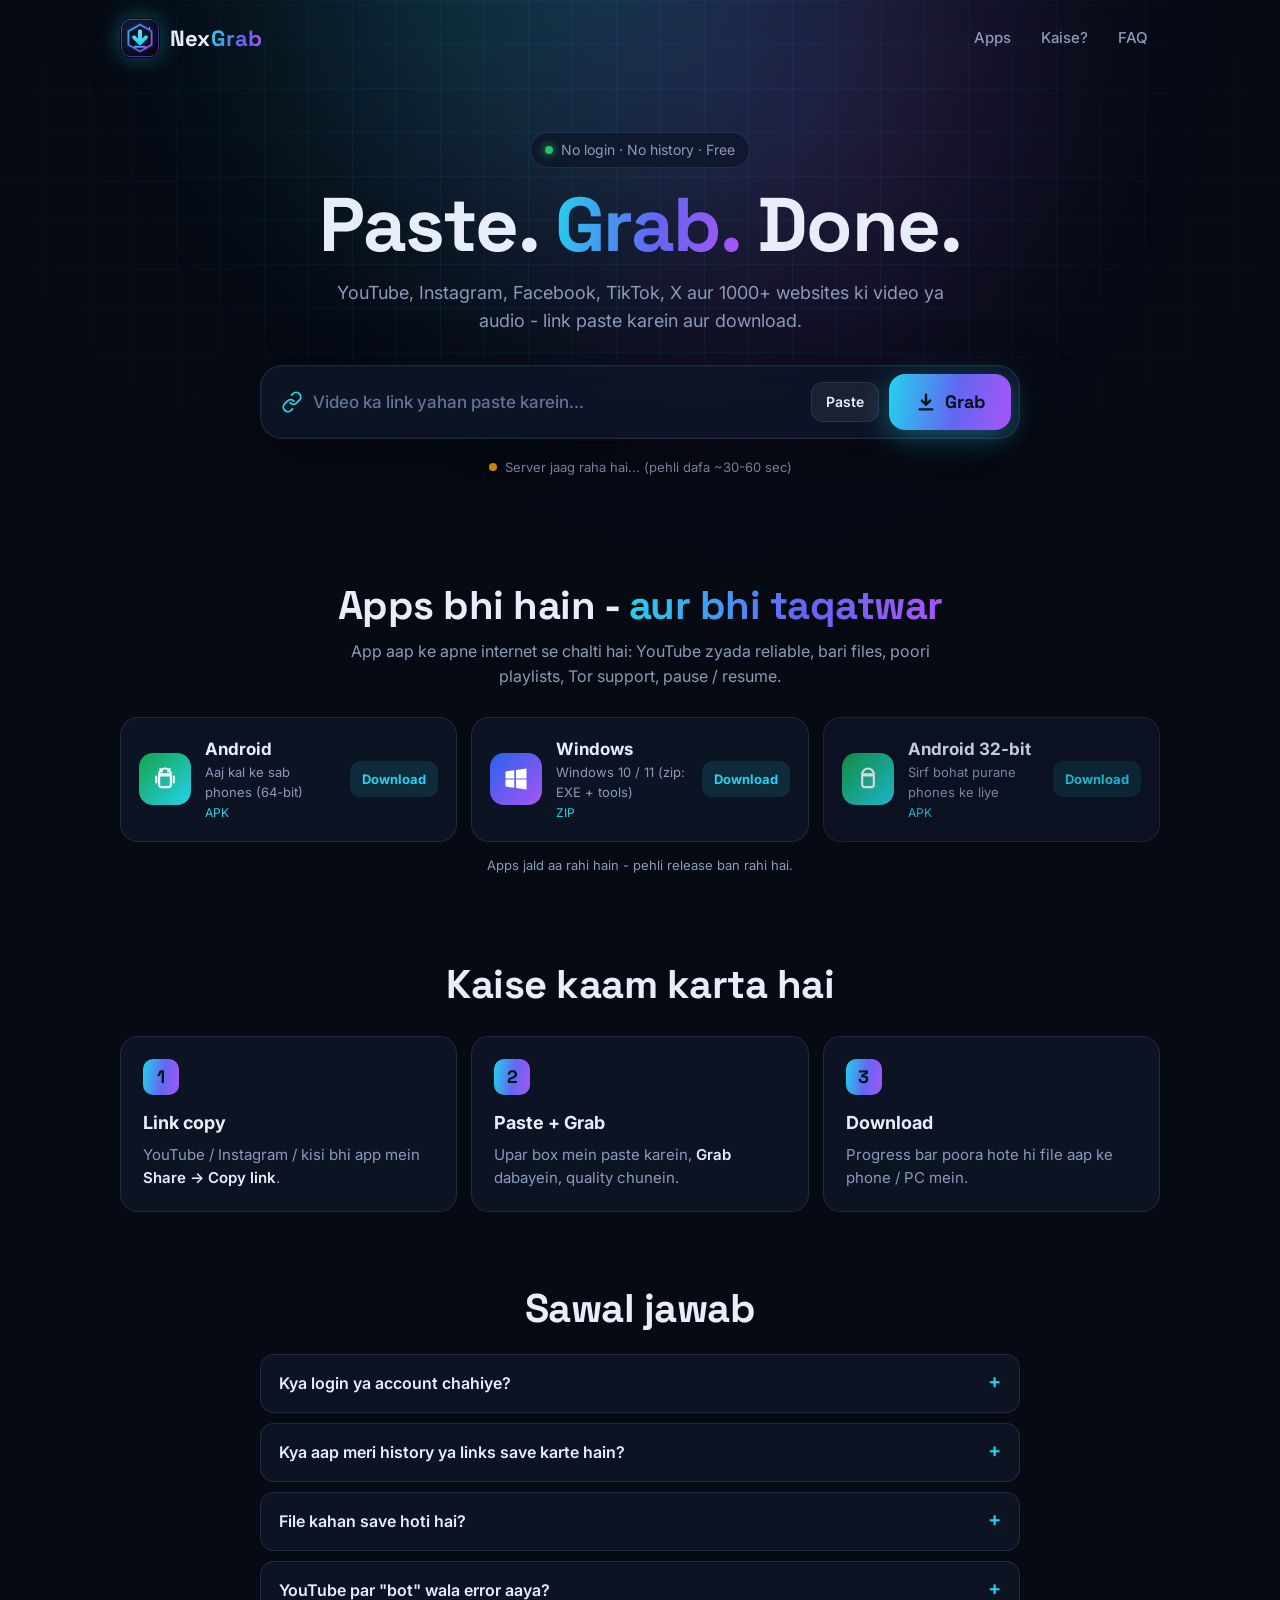
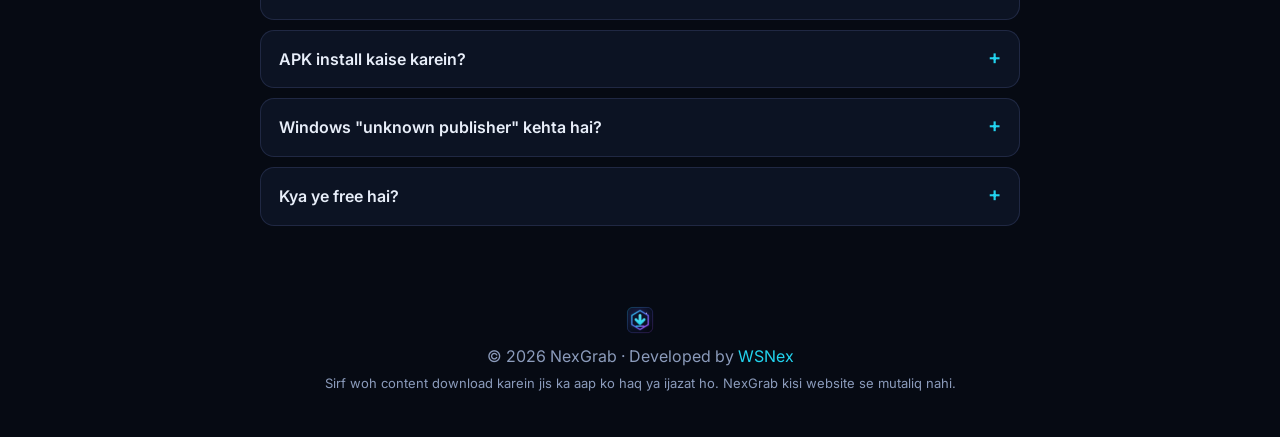
<file: index.html>
<!doctype html>
<html lang="en">
<head>
  <meta charset="utf-8">
  <meta name="viewport" content="width=device-width, initial-scale=1, viewport-fit=cover">
  <title>NexGrab - Paste link, download video</title>
  <meta name="description" content="NexGrab: free video & audio downloader. YouTube, Instagram, Facebook, TikTok, X and 1000+ sites. No login, no history - just paste and download. Android and Windows apps too.">
  <meta name="theme-color" content="#060a13">
  <meta property="og:title" content="NexGrab - Paste. Grab. Done.">
  <meta property="og:description" content="Free video & audio downloader for 1000+ sites. No login, no history.">
  <meta property="og:image" content="assets/logo-512.png">
  <link rel="icon" type="image/png" href="assets/favicon.png">
  <link rel="apple-touch-icon" href="assets/apple-touch-icon.png">
  <link rel="manifest" href="manifest.webmanifest">
  <link rel="preconnect" href="https://fonts.googleapis.com">
  <link rel="preconnect" href="https://fonts.gstatic.com" crossorigin>
  <link href="https://fonts.googleapis.com/css2?family=Space+Grotesk:wght@500;700&family=Inter:wght@400;500;600;700&display=swap" rel="stylesheet">
  <link rel="stylesheet" href="style.css">
</head>
<body>
  <div class="bg-grid" aria-hidden="true"></div>
  <div class="bg-glow" aria-hidden="true"></div>

  <header class="top">
    <a class="brand" href="./" aria-label="NexGrab home">
      <img src="assets/logo.png" alt="" width="40" height="40">
      <span>Nex<b>Grab</b></span>
    </a>
    <nav>
      <a href="#apps">Apps</a>
      <a href="#how">Kaise?</a>
      <a href="#faq">FAQ</a>
    </nav>
  </header>

  <main>
    <!-- ======================= HERO / DOWNLOADER ======================= -->
    <section class="hero" id="grab">
      <p class="eyebrow"><span class="dot"></span> No login · No history · Free</p>
      <h1>Paste. <span class="grad">Grab.</span> Done.</h1>
      <p class="sub">YouTube, Instagram, Facebook, TikTok, X aur 1000+ websites ki video ya audio - link paste karein aur download.</p>

      <form class="paste" id="pasteForm" autocomplete="off" novalidate>
        <div class="field">
          <svg class="ico" viewBox="0 0 24 24" aria-hidden="true"><path d="M10 13a5 5 0 0 0 7.07 0l3-3a5 5 0 0 0-7.07-7.07l-1.5 1.5M14 11a5 5 0 0 0-7.07 0l-3 3a5 5 0 0 0 7.07 7.07l1.5-1.5"/></svg>
          <input id="url" type="text" inputmode="url" autocapitalize="off" autocorrect="off" spellcheck="false" placeholder="Video ka link yahan paste karein..." aria-label="Video link">
          <button type="button" class="ghost" id="pasteBtn" title="Clipboard se paste">Paste</button>
          <button type="button" class="ghost clear" id="clearBtn" title="Saaf karein" hidden>✕</button>
        </div>
        <button type="submit" class="cta" id="grabBtn">
          <svg viewBox="0 0 24 24" aria-hidden="true"><path d="M12 4v11m0 0-4.5-4.5M12 15l4.5-4.5M5 20h14"/></svg>
          <span>Grab</span>
        </button>
      </form>
      <div class="status-row">
        <span class="pill" id="serverPill"><i></i><span>Server check ho raha hai...</span></span>
      </div>

      <!-- message -->
      <div class="msg" id="msg" hidden></div>

      <!-- result -->
      <article class="card result" id="result" hidden>
        <div class="thumb" id="thumb"><span class="site" id="site"></span><span class="dur" id="dur"></span></div>
        <div class="meta">
          <h2 id="title"></h2>
          <p id="uploader"></p>
          <div class="opts" id="opts"></div>
        </div>
      </article>

      <!-- progress -->
      <article class="card prog" id="prog" hidden>
        <div class="prog-head">
          <strong id="stage">Shuru ho raha hai</strong>
          <span class="pct" id="pct">0%</span>
        </div>
        <div class="bar"><div id="bar"></div></div>
        <div class="prog-foot">
          <span id="pinfo">&nbsp;</span>
          <button class="ghost small" id="cancelBtn" type="button">Cancel</button>
        </div>
      </article>

      <!-- done -->
      <article class="card done" id="done" hidden>
        <div class="check">✓</div>
        <div>
          <strong>Download shuru ho gaya</strong>
          <p id="doneName"></p>
          <p class="muted small">File server se foran delete ho gayi - hum kuch save nahi karte.</p>
        </div>
        <button class="ghost" id="againBtn" type="button">Naya link</button>
      </article>
    </section>

    <!-- ======================= APPS ======================= -->
    <section class="apps" id="apps">
      <h2 class="sec">Apps bhi hain - <span class="grad">aur bhi taqatwar</span></h2>
      <p class="sec-sub">App aap ke apne internet se chalti hai: YouTube zyada reliable, bari files, poori playlists, Tor support, pause / resume.</p>
      <div class="app-grid">
        <a class="app" id="dlAndroid" href="#" rel="noopener">
          <div class="app-ico android"><svg viewBox="0 0 24 24"><path d="M7 9h10v8a2 2 0 0 1-2 2H9a2 2 0 0 1-2-2zM7 8a5 5 0 0 1 10 0zM9.5 5.5 8 3.5M14.5 5.5 16 3.5M4.5 10v5M19.5 10v5"/></svg></div>
          <div class="app-txt">
            <strong>Android</strong>
            <span>Aaj kal ke sab phones (64-bit)</span>
            <em class="ver" data-asset="NexGrab.apk">APK</em>
          </div>
          <span class="go">Download</span>
        </a>
        <a class="app" id="dlWindows" href="#" rel="noopener">
          <div class="app-ico win"><svg viewBox="0 0 24 24"><path d="M3 5.5 10.5 4.5v7H3zM12 4.3 21 3v8.5h-9zM3 12.5h7.5v7L3 18.5zM12 12.5h9V21l-9-1.3z"/></svg></div>
          <div class="app-txt">
            <strong>Windows</strong>
            <span>Windows 10 / 11 (zip: EXE + tools)</span>
            <em class="ver" data-asset="NexGrab_Windows.zip">ZIP</em>
          </div>
          <span class="go">Download</span>
        </a>
        <a class="app slim" id="dlAndroid32" href="#" rel="noopener">
          <div class="app-ico android"><svg viewBox="0 0 24 24"><path d="M7 9h10v8a2 2 0 0 1-2 2H9a2 2 0 0 1-2-2zM7 8a5 5 0 0 1 10 0z"/></svg></div>
          <div class="app-txt">
            <strong>Android 32-bit</strong>
            <span>Sirf bohat purane phones ke liye</span>
            <em class="ver" data-asset="NexGrab_32bit.apk">APK</em>
          </div>
          <span class="go">Download</span>
        </a>
      </div>
      <p class="muted small center" id="relInfo">&nbsp;</p>

    </section>

    <!-- ======================= HOW ======================= -->
    <section class="how" id="how">
      <h2 class="sec">Kaise kaam karta hai</h2>
      <ol class="steps">
        <li><b>1</b><h3>Link copy</h3><p>YouTube / Instagram / kisi bhi app mein <em>Share → Copy link</em>.</p></li>
        <li><b>2</b><h3>Paste + Grab</h3><p>Upar box mein paste karein, <em>Grab</em> dabayein, quality chunein.</p></li>
        <li><b>3</b><h3>Download</h3><p>Progress bar poora hote hi file aap ke phone / PC mein.</p></li>
      </ol>
    </section>

    <!-- ======================= FAQ ======================= -->
    <section class="faq" id="faq">
      <h2 class="sec">Sawal jawab</h2>
      <details><summary>Kya login ya account chahiye?</summary><p>Nahi. Koi login nahi, koi account nahi, koi cookie banner nahi.</p></details>
      <details><summary>Kya aap meri history ya links save karte hain?</summary><p>Nahi. Server koi database nahi rakhta aur links log nahi karta. File aap ke download karte hi server se delete ho jati hai; jo file koi na le woh 15 minute mein khud delete ho jati hai.</p></details>
      <details><summary>File kahan save hoti hai?</summary><p>Browser ke normal Downloads folder mein. Phone par: File Manager → Download.</p></details>
      <details><summary>YouTube par "bot" wala error aaya?</summary><p>YouTube kabhi kabhi servers ko rok deta hai. Thori der baad try karein - ya NexGrab Android / Windows app use karein, woh aap ke apne internet se chalti hai aur aisa kam hota hai.</p></details>
      <details><summary>APK install kaise karein?</summary><p>APK download karein → kholein → "Install unknown apps" ki ijazat dein (sirf browser ke liye) → Install. Purani RSK Downloader app ke upar bhi update ho jati hai.</p></details>
      <details><summary>Windows "unknown publisher" kehta hai?</summary><p>App signed nahi hai is liye. <em>More info → Run anyway</em> dabayein. Zip extract karke <em>NexGrab.exe</em> chalayein (tools folder saath rakhein).</p></details>
      <details><summary>Kya ye free hai?</summary><p>Haan, poori tarah free.</p></details>
    </section>
  </main>

  <footer>
    <img src="assets/logo.png" alt="" width="28" height="28">
    <p>© <span id="yr"></span> NexGrab · Developed by <a href="https://wsnex.github.io/" title="WSNex — Software House in Gujranwala">WSNex</a></p>
    <p class="muted small">Sirf woh content download karein jis ka aap ko haq ya ijazat ho. NexGrab kisi website se mutaliq nahi.</p>
  </footer>

  <script src="config.js"></script>
  <script src="app.js"></script>
</body>
</html>
</file>
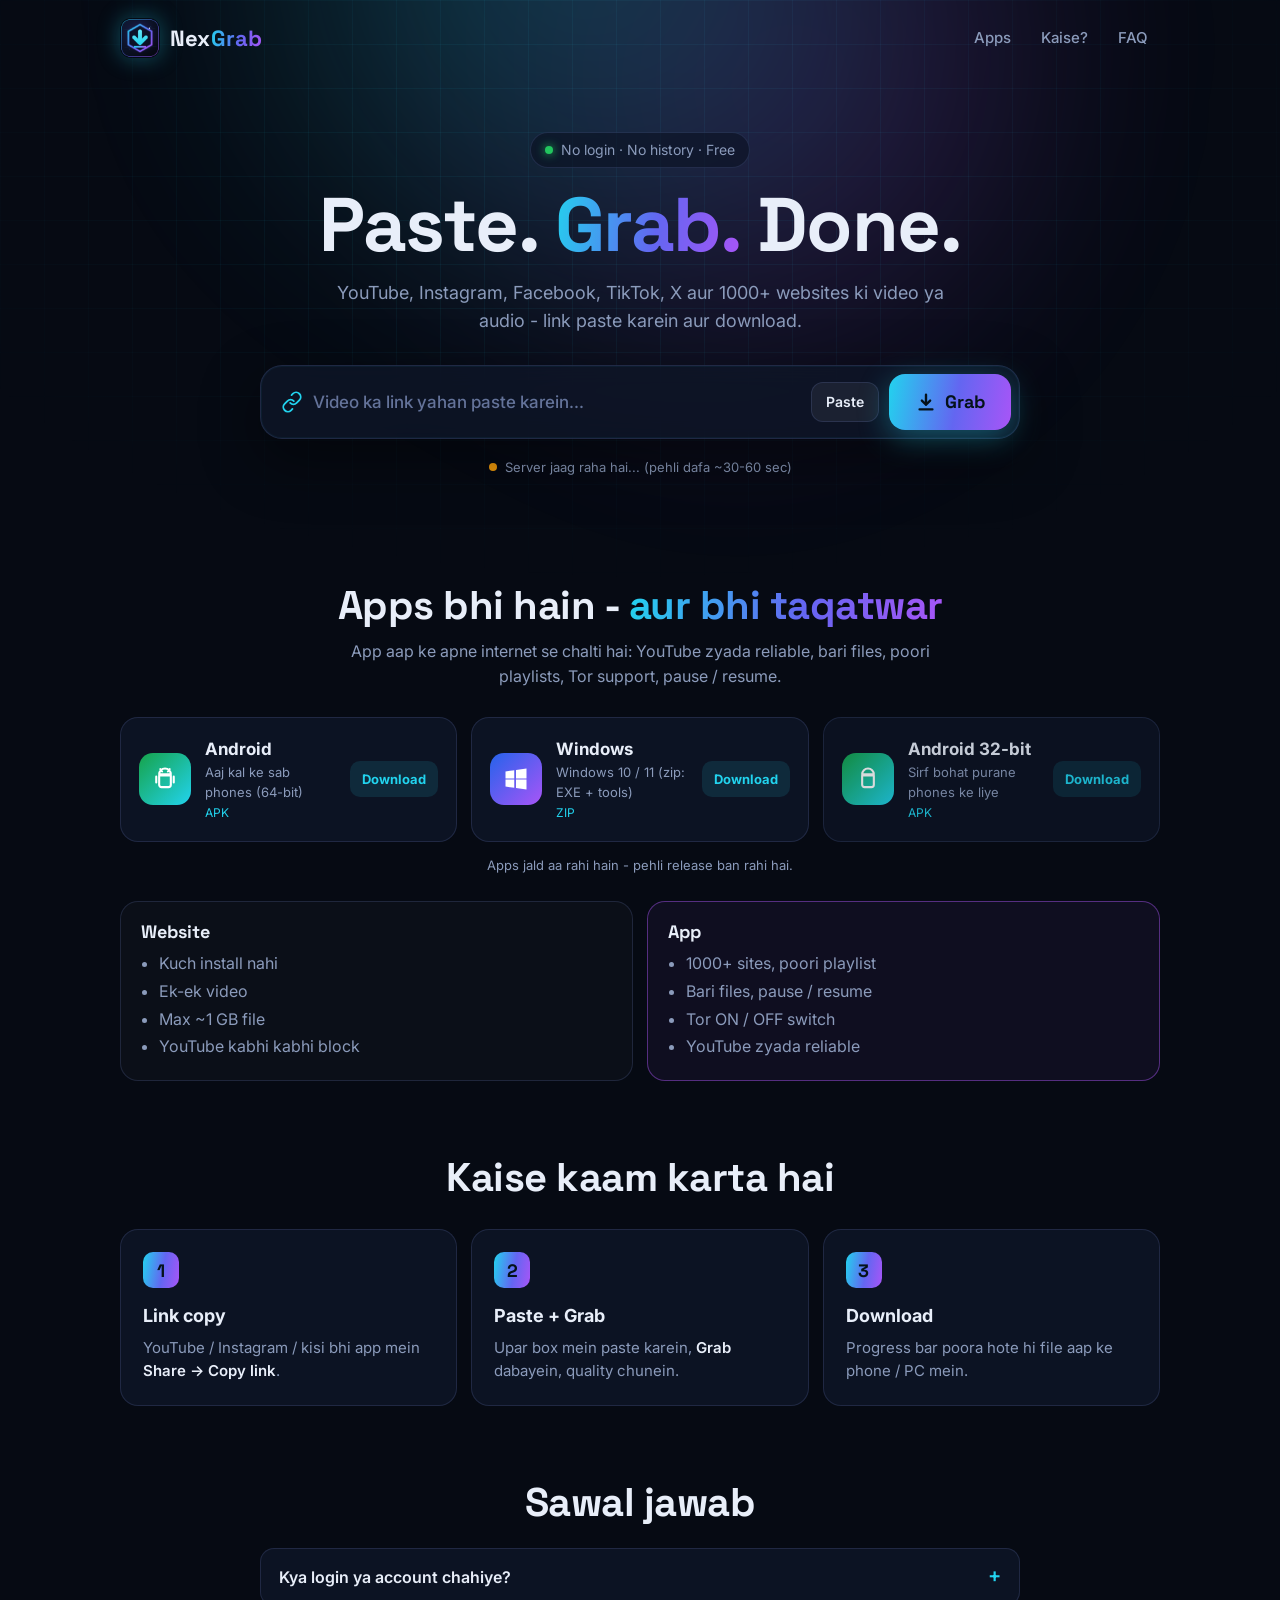
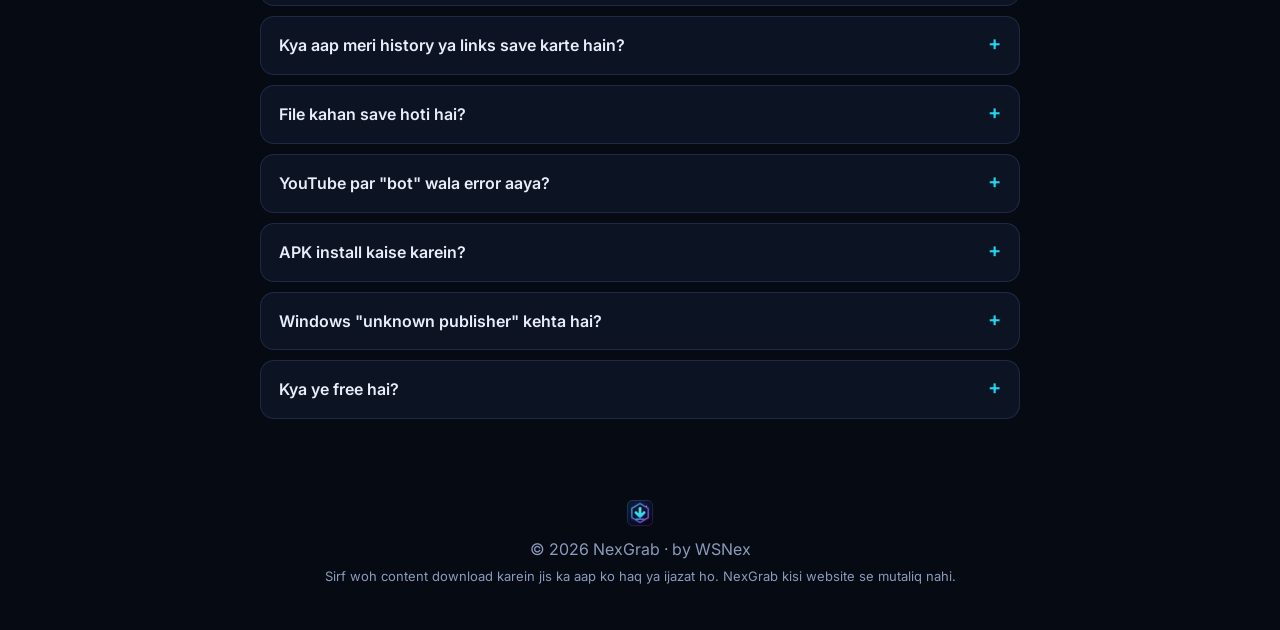
<file: web/index.html>
<!doctype html>
<html lang="en">
<head>
  <meta charset="utf-8">
  <meta name="viewport" content="width=device-width, initial-scale=1, viewport-fit=cover">
  <title>NexGrab - Paste link, download video</title>
  <meta name="description" content="NexGrab: free video & audio downloader. YouTube, Instagram, Facebook, TikTok, X and 1000+ sites. No login, no history - just paste and download. Android and Windows apps too.">
  <meta name="theme-color" content="#060a13">
  <meta property="og:title" content="NexGrab - Paste. Grab. Done.">
  <meta property="og:description" content="Free video & audio downloader for 1000+ sites. No login, no history.">
  <meta property="og:image" content="assets/logo-512.png">
  <link rel="icon" type="image/png" href="assets/favicon.png">
  <link rel="apple-touch-icon" href="assets/apple-touch-icon.png">
  <link rel="manifest" href="manifest.webmanifest">
  <link rel="preconnect" href="https://fonts.googleapis.com">
  <link rel="preconnect" href="https://fonts.gstatic.com" crossorigin>
  <link href="https://fonts.googleapis.com/css2?family=Space+Grotesk:wght@500;700&family=Inter:wght@400;500;600;700&display=swap" rel="stylesheet">
  <link rel="stylesheet" href="style.css">
</head>
<body>
  <div class="bg-grid" aria-hidden="true"></div>
  <div class="bg-glow" aria-hidden="true"></div>

  <header class="top">
    <a class="brand" href="./" aria-label="NexGrab home">
      <img src="assets/logo.png" alt="" width="40" height="40">
      <span>Nex<b>Grab</b></span>
    </a>
    <nav>
      <a href="#apps">Apps</a>
      <a href="#how">Kaise?</a>
      <a href="#faq">FAQ</a>
    </nav>
  </header>

  <main>
    <!-- ======================= HERO / DOWNLOADER ======================= -->
    <section class="hero" id="grab">
      <p class="eyebrow"><span class="dot"></span> No login · No history · Free</p>
      <h1>Paste. <span class="grad">Grab.</span> Done.</h1>
      <p class="sub">YouTube, Instagram, Facebook, TikTok, X aur 1000+ websites ki video ya audio - link paste karein aur download.</p>

      <form class="paste" id="pasteForm" autocomplete="off" novalidate>
        <div class="field">
          <svg class="ico" viewBox="0 0 24 24" aria-hidden="true"><path d="M10 13a5 5 0 0 0 7.07 0l3-3a5 5 0 0 0-7.07-7.07l-1.5 1.5M14 11a5 5 0 0 0-7.07 0l-3 3a5 5 0 0 0 7.07 7.07l1.5-1.5"/></svg>
          <input id="url" type="text" inputmode="url" autocapitalize="off" autocorrect="off" spellcheck="false" placeholder="Video ka link yahan paste karein..." aria-label="Video link">
          <button type="button" class="ghost" id="pasteBtn" title="Clipboard se paste">Paste</button>
          <button type="button" class="ghost clear" id="clearBtn" title="Saaf karein" hidden>✕</button>
        </div>
        <button type="submit" class="cta" id="grabBtn">
          <svg viewBox="0 0 24 24" aria-hidden="true"><path d="M12 4v11m0 0-4.5-4.5M12 15l4.5-4.5M5 20h14"/></svg>
          <span>Grab</span>
        </button>
      </form>
      <div class="status-row">
        <span class="pill" id="serverPill"><i></i><span>Server check ho raha hai...</span></span>
      </div>

      <!-- message -->
      <div class="msg" id="msg" hidden></div>

      <!-- result -->
      <article class="card result" id="result" hidden>
        <div class="thumb" id="thumb"><span class="site" id="site"></span><span class="dur" id="dur"></span></div>
        <div class="meta">
          <h2 id="title"></h2>
          <p id="uploader"></p>
          <div class="opts" id="opts"></div>
        </div>
      </article>

      <!-- progress -->
      <article class="card prog" id="prog" hidden>
        <div class="prog-head">
          <strong id="stage">Shuru ho raha hai</strong>
          <span class="pct" id="pct">0%</span>
        </div>
        <div class="bar"><div id="bar"></div></div>
        <div class="prog-foot">
          <span id="pinfo">&nbsp;</span>
          <button class="ghost small" id="cancelBtn" type="button">Cancel</button>
        </div>
      </article>

      <!-- done -->
      <article class="card done" id="done" hidden>
        <div class="check">✓</div>
        <div>
          <strong>Download shuru ho gaya</strong>
          <p id="doneName"></p>
          <p class="muted small">File server se foran delete ho gayi - hum kuch save nahi karte.</p>
        </div>
        <button class="ghost" id="againBtn" type="button">Naya link</button>
      </article>
    </section>

    <!-- ======================= APPS ======================= -->
    <section class="apps" id="apps">
      <h2 class="sec">Apps bhi hain - <span class="grad">aur bhi taqatwar</span></h2>
      <p class="sec-sub">App aap ke apne internet se chalti hai: YouTube zyada reliable, bari files, poori playlists, Tor support, pause / resume.</p>
      <div class="app-grid">
        <a class="app" id="dlAndroid" href="#" rel="noopener">
          <div class="app-ico android"><svg viewBox="0 0 24 24"><path d="M7 9h10v8a2 2 0 0 1-2 2H9a2 2 0 0 1-2-2zM7 8a5 5 0 0 1 10 0zM9.5 5.5 8 3.5M14.5 5.5 16 3.5M4.5 10v5M19.5 10v5"/></svg></div>
          <div class="app-txt">
            <strong>Android</strong>
            <span>Aaj kal ke sab phones (64-bit)</span>
            <em class="ver" data-asset="NexGrab.apk">APK</em>
          </div>
          <span class="go">Download</span>
        </a>
        <a class="app" id="dlWindows" href="#" rel="noopener">
          <div class="app-ico win"><svg viewBox="0 0 24 24"><path d="M3 5.5 10.5 4.5v7H3zM12 4.3 21 3v8.5h-9zM3 12.5h7.5v7L3 18.5zM12 12.5h9V21l-9-1.3z"/></svg></div>
          <div class="app-txt">
            <strong>Windows</strong>
            <span>Windows 10 / 11 (zip: EXE + tools)</span>
            <em class="ver" data-asset="NexGrab_Windows.zip">ZIP</em>
          </div>
          <span class="go">Download</span>
        </a>
        <a class="app slim" id="dlAndroid32" href="#" rel="noopener">
          <div class="app-ico android"><svg viewBox="0 0 24 24"><path d="M7 9h10v8a2 2 0 0 1-2 2H9a2 2 0 0 1-2-2zM7 8a5 5 0 0 1 10 0z"/></svg></div>
          <div class="app-txt">
            <strong>Android 32-bit</strong>
            <span>Sirf bohat purane phones ke liye</span>
            <em class="ver" data-asset="NexGrab_32bit.apk">APK</em>
          </div>
          <span class="go">Download</span>
        </a>
      </div>
      <p class="muted small center" id="relInfo">&nbsp;</p>

      <div class="compare">
        <div><h3>Website</h3><ul><li>Kuch install nahi</li><li>Ek-ek video</li><li>Max ~1 GB file</li><li>YouTube kabhi kabhi block</li></ul></div>
        <div class="hl"><h3>App</h3><ul><li>1000+ sites, poori playlist</li><li>Bari files, pause / resume</li><li>Tor ON / OFF switch</li><li>YouTube zyada reliable</li></ul></div>
      </div>
    </section>

    <!-- ======================= HOW ======================= -->
    <section class="how" id="how">
      <h2 class="sec">Kaise kaam karta hai</h2>
      <ol class="steps">
        <li><b>1</b><h3>Link copy</h3><p>YouTube / Instagram / kisi bhi app mein <em>Share → Copy link</em>.</p></li>
        <li><b>2</b><h3>Paste + Grab</h3><p>Upar box mein paste karein, <em>Grab</em> dabayein, quality chunein.</p></li>
        <li><b>3</b><h3>Download</h3><p>Progress bar poora hote hi file aap ke phone / PC mein.</p></li>
      </ol>
    </section>

    <!-- ======================= FAQ ======================= -->
    <section class="faq" id="faq">
      <h2 class="sec">Sawal jawab</h2>
      <details><summary>Kya login ya account chahiye?</summary><p>Nahi. Koi login nahi, koi account nahi, koi cookie banner nahi.</p></details>
      <details><summary>Kya aap meri history ya links save karte hain?</summary><p>Nahi. Server koi database nahi rakhta aur links log nahi karta. File aap ke download karte hi server se delete ho jati hai; jo file koi na le woh 15 minute mein khud delete ho jati hai.</p></details>
      <details><summary>File kahan save hoti hai?</summary><p>Browser ke normal Downloads folder mein. Phone par: File Manager → Download.</p></details>
      <details><summary>YouTube par "bot" wala error aaya?</summary><p>YouTube kabhi kabhi servers ko rok deta hai. Thori der baad try karein - ya NexGrab Android / Windows app use karein, woh aap ke apne internet se chalti hai aur aisa kam hota hai.</p></details>
      <details><summary>APK install kaise karein?</summary><p>APK download karein → kholein → "Install unknown apps" ki ijazat dein (sirf browser ke liye) → Install. Purani RSK Downloader app ke upar bhi update ho jati hai.</p></details>
      <details><summary>Windows "unknown publisher" kehta hai?</summary><p>App signed nahi hai is liye. <em>More info → Run anyway</em> dabayein. Zip extract karke <em>NexGrab.exe</em> chalayein (tools folder saath rakhein).</p></details>
      <details><summary>Kya ye free hai?</summary><p>Haan, poori tarah free.</p></details>
    </section>
  </main>

  <footer>
    <img src="assets/logo.png" alt="" width="28" height="28">
    <p>© <span id="yr"></span> NexGrab · by WSNex</p>
    <p class="muted small">Sirf woh content download karein jis ka aap ko haq ya ijazat ho. NexGrab kisi website se mutaliq nahi.</p>
  </footer>

  <script src="config.js"></script>
  <script src="app.js"></script>
</body>
</html>
</file>
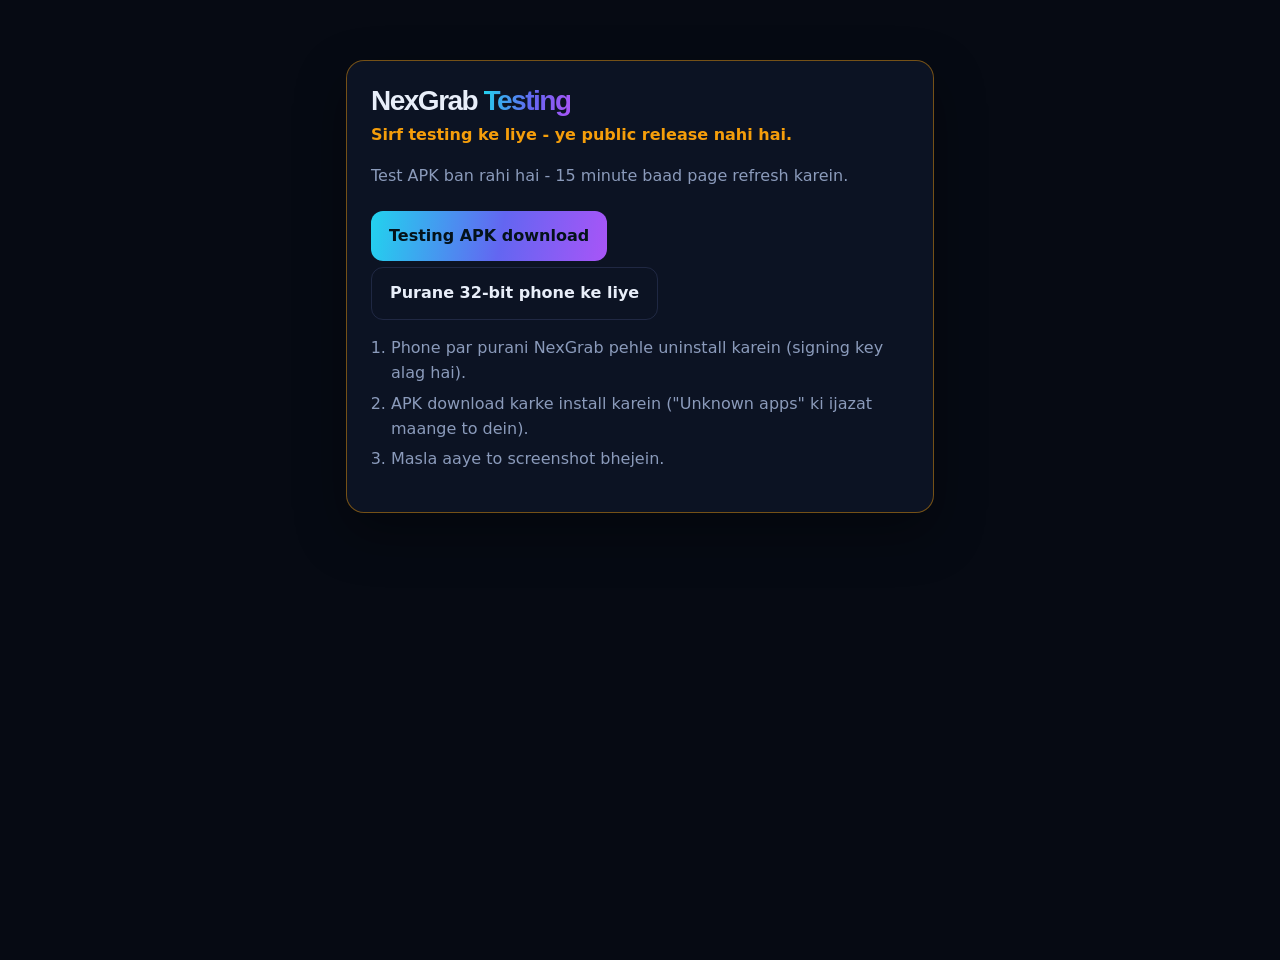
<file: testing.html>
<!doctype html>
<html lang="en">
<head>
  <meta charset="utf-8">
  <meta name="viewport" content="width=device-width, initial-scale=1">
  <meta name="robots" content="noindex, nofollow">
  <title>NexGrab Testing</title>
  <link rel="icon" href="assets/logo.png">
  <link rel="stylesheet" href="style.css">
  <style>
    .tb { max-width: 620px; margin: 60px auto; padding: 0 16px; }
    .tb .card { padding: 24px; border-radius: 18px; background: var(--card); border: 1px solid rgba(245, 158, 11, .45); }
    .tb h1 { font: 700 28px "Space Grotesk", sans-serif; margin: 0 0 6px; }
    .tb .warn { color: #f59e0b; font-weight: 700; margin: 0 0 14px; }
    .tb .btn { display: inline-flex; padding: 13px 18px; border-radius: 12px; font-weight: 700; background: var(--grad); color: #04121a; margin: 6px 8px 0 0; }
    .tb .alt { background: transparent; border: 1px solid var(--line); color: var(--text); }
    .tb ol { padding-left: 20px; display: grid; gap: 6px; color: var(--muted); }
  </style>
</head>
<body>
  <main class="tb">
    <div class="card">
      <h1>NexGrab <span class="grad">Testing</span></h1>
      <p class="warn">Sirf testing ke liye - ye public release nahi hai.</p>
      <p class="muted" id="info">Test APK (Android)</p>
      <a class="btn" href="https://github.com/nexgrab/nexgrab.github.io/releases/download/testing/NexGrab_testing.apk">Testing APK download</a>
      <a class="btn alt" href="https://github.com/nexgrab/nexgrab.github.io/releases/download/testing/NexGrab_testing_32bit.apk">Purane 32-bit phone ke liye</a>
      <ol>
        <li>Phone par purani NexGrab pehle uninstall karein (signing key alag hai).</li>
        <li>APK download karke install karein ("Unknown apps" ki ijazat maange to dein).</li>
        <li>Masla aaye to screenshot bhejein.</li>
      </ol>
    </div>
  </main>
  <script>
    fetch("https://api.github.com/repos/nexgrab/nexgrab.github.io/releases/tags/testing")
      .then((r) => (r.ok ? r.json() : Promise.reject()))
      .then((r) => { document.getElementById("info").textContent = "Test build: " + new Date(r.published_at || r.created_at).toLocaleString(); })
      .catch(() => { document.getElementById("info").textContent = "Test APK ban rahi hai - 15 minute baad page refresh karein."; });
  </script>
</body>
</html>
</file>
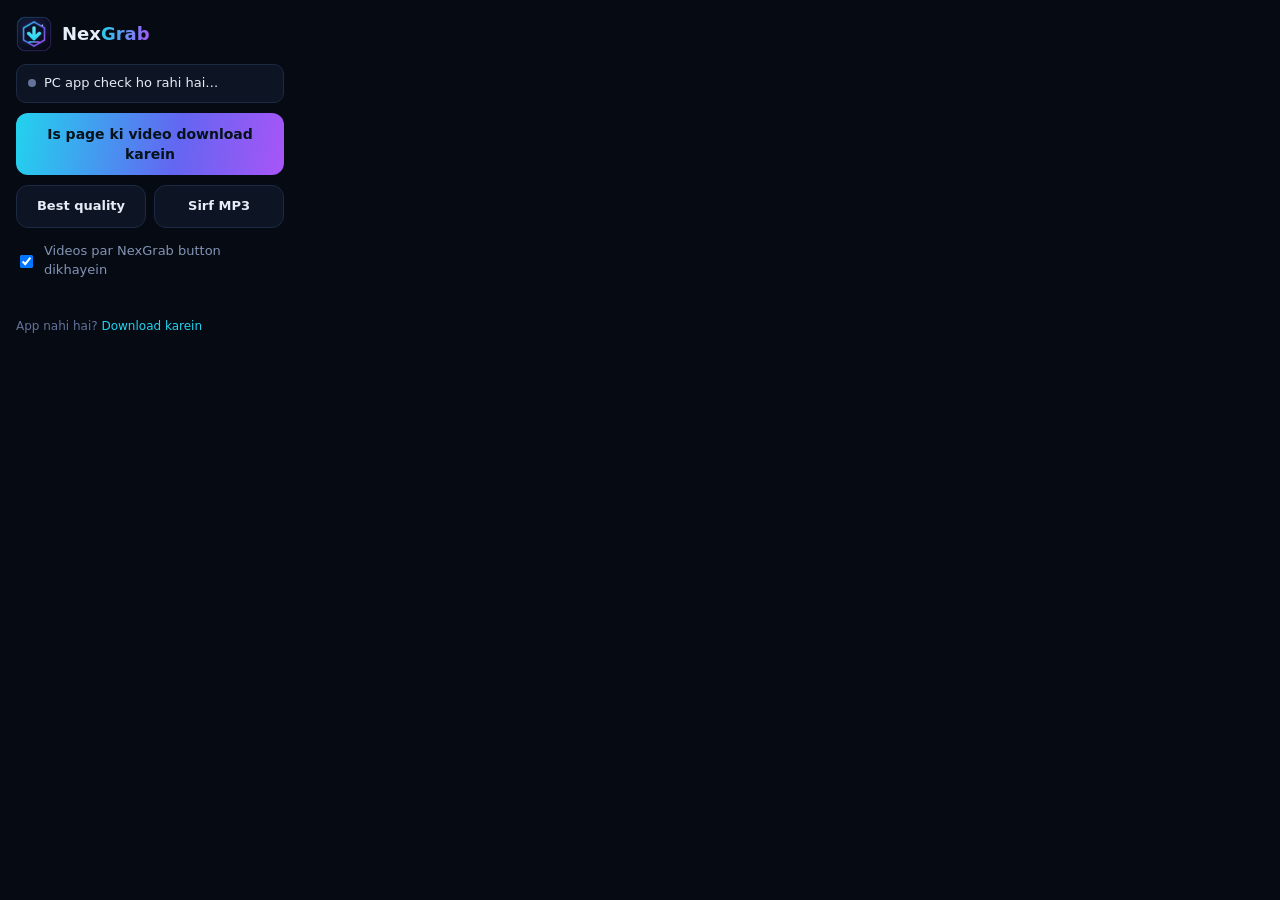
<file: apps/extension/popup.html>
<!doctype html>
<html lang="en">
<head>
  <meta charset="utf-8">
  <style>
    body { margin: 0; width: 300px; font: 14px/1.45 system-ui, "Segoe UI", sans-serif; color: #e6edf7; background: #060a13; }
    .wrap { padding: 16px; }
    .head { display: flex; align-items: center; gap: 10px; margin-bottom: 12px; }
    .head img { width: 36px; height: 36px; border-radius: 9px; }
    .head b { font-size: 18px; }
    .head b span { background: linear-gradient(100deg, #22d3ee, #a855f7); -webkit-background-clip: text; background-clip: text; color: transparent; }
    .status { display: flex; align-items: center; gap: 8px; padding: 9px 11px; border-radius: 10px; background: #0d1424; border: 1px solid #1c2a45; font-size: 13px; }
    .dot { width: 8px; height: 8px; border-radius: 50%; background: #64739a; flex: none; }
    .on .dot { background: #22c55e; box-shadow: 0 0 8px #22c55e; }
    .off .dot { background: #f59e0b; }
    button { all: unset; box-sizing: border-box; display: block; width: 100%; text-align: center; cursor: pointer; margin-top: 10px; padding: 11px; border-radius: 12px; font-weight: 700; }
    .main { background: linear-gradient(100deg, #22d3ee, #6366f1 60%, #a855f7); color: #04121a; }
    .row { display: flex; gap: 8px; }
    .row button { background: #0d1424; border: 1px solid #1c2a45; color: #e6edf7; font-weight: 600; font-size: 13px; }
    .row button:hover { border-color: #22d3ee; }
    label { display: flex; align-items: center; gap: 8px; margin-top: 14px; font-size: 13px; color: #8394b4; cursor: pointer; }
    .msg { min-height: 18px; margin-top: 10px; font-size: 12.5px; color: #8394b4; }
    a { color: #22d3ee; text-decoration: none; }
    .foot { margin-top: 10px; font-size: 12px; color: #64739a; }
  </style>
</head>
<body>
  <div class="wrap">
    <div class="head"><img src="icons/icon48.png" alt=""><b>Nex<span>Grab</span></b></div>
    <div class="status" id="status"><i class="dot"></i><span id="statusText">PC app check ho rahi hai…</span></div>
    <button class="main" id="grab">Is page ki video download karein</button>
    <div class="row">
      <button id="best">Best quality</button>
      <button id="mp3">Sirf MP3</button>
    </div>
    <label><input type="checkbox" id="overlay" checked> Videos par NexGrab button dikhayein</label>
    <div class="msg" id="msg"></div>
    <div class="foot">App nahi hai? <a href="https://nexgrab.github.io/#apps" target="_blank">Download karein</a></div>
  </div>
  <script src="popup.js"></script>
</body>
</html>
</file>
<file: style.css>
:root {
  --bg: #060a13;
  --bg2: #0a1122;
  --card: rgba(15, 22, 40, .78);
  --line: rgba(99, 120, 180, .22);
  --text: #e8eef9;
  --muted: #8b9bbb;
  --cyan: #22d3ee;
  --indigo: #6366f1;
  --purple: #a855f7;
  --green: #22c55e;
  --red: #f87171;
  --grad: linear-gradient(100deg, var(--cyan), var(--indigo) 55%, var(--purple));
  --r: 18px;
}
* { box-sizing: border-box; }
html { scroll-behavior: smooth; }
body {
  margin: 0; background: var(--bg); color: var(--text);
  font: 16px/1.55 Inter, system-ui, -apple-system, "Segoe UI", Roboto, sans-serif;
  -webkit-font-smoothing: antialiased; overflow-x: hidden; min-height: 100vh;
}
a { color: var(--cyan); text-decoration: none; }
img { display: block; }
[hidden] { display: none !important; }

.bg-grid {
  position: fixed; inset: 0; z-index: -2; pointer-events: none;
  background-image: linear-gradient(rgba(34, 211, 238, .06) 1px, transparent 1px),
                    linear-gradient(90deg, rgba(34, 211, 238, .06) 1px, transparent 1px);
  background-size: 44px 44px;
  mask-image: radial-gradient(ellipse 80% 60% at 50% 20%, #000 30%, transparent 75%);
}
.bg-glow {
  position: fixed; z-index: -1; pointer-events: none; width: 900px; height: 900px; left: 50%; top: -420px;
  transform: translateX(-50%); border-radius: 50%; filter: blur(90px); opacity: .45;
  background: radial-gradient(circle at 40% 40%, rgba(34, 211, 238, .55), transparent 55%),
              radial-gradient(circle at 65% 55%, rgba(168, 85, 247, .5), transparent 55%);
  animation: drift 14s ease-in-out infinite alternate;
}
@keyframes drift { to { transform: translateX(-46%) translateY(40px) scale(1.06); } }

/* ---------- header ---------- */
.top {
  display: flex; align-items: center; justify-content: space-between; gap: 16px;
  max-width: 1080px; margin: 0 auto; padding: 18px 20px;
}
.brand { display: flex; align-items: center; gap: 10px; color: var(--text); font: 700 22px "Space Grotesk", sans-serif; letter-spacing: .2px; }
.brand b { background: var(--grad); -webkit-background-clip: text; background-clip: text; color: transparent; }
.brand img { border-radius: 11px; box-shadow: 0 0 22px rgba(34, 211, 238, .35); }
nav { display: flex; gap: 6px; }
nav a { color: var(--muted); padding: 8px 12px; border-radius: 10px; font-weight: 500; font-size: 15px; }
nav a:hover { color: var(--text); background: rgba(255, 255, 255, .05); }

main { max-width: 1080px; margin: 0 auto; padding: 0 20px; }

/* ---------- hero ---------- */
.hero { text-align: center; padding: 56px 0 40px; }
.eyebrow {
  display: inline-flex; align-items: center; gap: 8px; margin: 0 0 18px; padding: 6px 14px;
  border: 1px solid var(--line); border-radius: 999px; color: var(--muted); font-size: 14px; background: rgba(10, 17, 34, .6);
}
.dot { width: 8px; height: 8px; border-radius: 50%; background: var(--green); box-shadow: 0 0 10px var(--green); }
h1 { font: 700 clamp(40px, 8vw, 76px)/1.02 "Space Grotesk", sans-serif; margin: 0 0 16px; letter-spacing: -1.5px; }
.grad { background: var(--grad); -webkit-background-clip: text; background-clip: text; color: transparent; }
.sub { color: var(--muted); max-width: 620px; margin: 0 auto 30px; font-size: 18px; }

.paste {
  display: flex; gap: 10px; max-width: 760px; margin: 0 auto; padding: 8px;
  background: var(--card); border: 1px solid var(--line); border-radius: 22px;
  box-shadow: 0 20px 60px rgba(0, 0, 0, .45), 0 0 0 1px rgba(34, 211, 238, .05) inset; backdrop-filter: blur(12px);
}
.paste:focus-within { border-color: rgba(34, 211, 238, .55); box-shadow: 0 20px 60px rgba(0, 0, 0, .45), 0 0 0 4px rgba(34, 211, 238, .12); }
.field { flex: 1; display: flex; align-items: center; gap: 8px; min-width: 0; padding-left: 12px; }
.ico { width: 22px; height: 22px; flex: none; fill: none; stroke: var(--cyan); stroke-width: 2; stroke-linecap: round; }
#url {
  flex: 1; min-width: 0; height: 52px; border: 0; outline: 0; background: transparent; color: var(--text);
  font: 500 17px Inter, sans-serif;
}
#url::placeholder { color: #64739a; }
button { font: inherit; cursor: pointer; border: 0; }
.ghost {
  flex: none; height: 40px; padding: 0 14px; border-radius: 12px; color: var(--text); background: rgba(255, 255, 255, .06);
  border: 1px solid var(--line); font-weight: 600; font-size: 14px; transition: background .2s;
}
.ghost:hover { background: rgba(255, 255, 255, .1); }
.ghost.clear { width: 40px; padding: 0; color: var(--muted); }
.ghost.small { height: 32px; font-size: 13px; }
.cta {
  flex: none; display: inline-flex; align-items: center; gap: 8px; height: 56px; padding: 0 26px; border-radius: 16px;
  background: var(--grad); color: #04121a; font: 700 18px "Space Grotesk", sans-serif;
  box-shadow: 0 8px 30px rgba(34, 211, 238, .35); transition: transform .15s, box-shadow .2s, filter .2s;
}
.cta svg { width: 22px; height: 22px; fill: none; stroke: currentColor; stroke-width: 2.6; stroke-linecap: round; stroke-linejoin: round; }
.cta:hover { transform: translateY(-1px); box-shadow: 0 12px 38px rgba(99, 102, 241, .45); }
.cta:disabled { filter: grayscale(.4) brightness(.8); cursor: wait; transform: none; }
.cta.loading span::after { content: ""; display: inline-block; width: 14px; height: 14px; margin-left: 8px; vertical-align: -2px;
  border: 2.5px solid rgba(4, 18, 26, .35); border-top-color: #04121a; border-radius: 50%; animation: spin .8s linear infinite; }
@keyframes spin { to { transform: rotate(360deg); } }

.status-row { margin-top: 14px; min-height: 26px; }
.pill { display: inline-flex; align-items: center; gap: 8px; font-size: 13px; color: var(--muted); }
.pill i { width: 8px; height: 8px; border-radius: 50%; background: #64739a; }
.pill.on i { background: var(--green); box-shadow: 0 0 8px var(--green); }
.pill.wake i { background: #f59e0b; animation: pulse 1.2s ease-in-out infinite; }
.pill.off i { background: var(--red); }
@keyframes pulse { 50% { opacity: .3; } }

.msg {
  max-width: 760px; margin: 18px auto 0; padding: 14px 18px; border-radius: 14px; text-align: left;
  background: rgba(248, 113, 113, .08); border: 1px solid rgba(248, 113, 113, .35); color: #fecaca;
}
.msg.info { background: rgba(34, 211, 238, .07); border-color: rgba(34, 211, 238, .3); color: #cffafe; }

.card {
  max-width: 760px; margin: 22px auto 0; text-align: left; background: var(--card); border: 1px solid var(--line);
  border-radius: var(--r); backdrop-filter: blur(12px); box-shadow: 0 20px 50px rgba(0, 0, 0, .35);
  animation: rise .35s ease-out;
}
@keyframes rise { from { opacity: 0; transform: translateY(10px); } }
.result { display: grid; grid-template-columns: 250px 1fr; overflow: hidden; }
.thumb { position: relative; min-height: 150px; background: #0b1328 center/cover no-repeat; }
.thumb.noimg { background: #0b1328 url("assets/logo.png") center / 84px no-repeat; opacity: .9; }
@media (max-width: 720px) { .thumb.noimg { min-height: 120px; aspect-ratio: auto; } }
.thumb .site, .thumb .dur {
  position: absolute; padding: 3px 9px; border-radius: 8px; font-size: 12px; font-weight: 600; background: rgba(0, 0, 0, .65); color: #fff;
}
.thumb .site { left: 10px; top: 10px; }
.thumb .dur { right: 10px; bottom: 10px; }
.meta { padding: 18px 20px 20px; min-width: 0; }
.meta h2 { margin: 0 0 4px; font: 600 18px/1.35 Inter, sans-serif; display: -webkit-box; -webkit-line-clamp: 2; -webkit-box-orient: vertical; overflow: hidden; }
.meta p { margin: 0 0 14px; color: var(--muted); font-size: 14px; }
.opts { display: grid; grid-template-columns: repeat(auto-fill, minmax(118px, 1fr)); gap: 8px; }
.opt {
  display: flex; flex-direction: column; align-items: flex-start; gap: 2px; padding: 10px 12px; border-radius: 12px; text-align: left;
  background: rgba(255, 255, 255, .04); border: 1px solid var(--line); color: var(--text); transition: border-color .2s, background .2s, transform .1s;
}
.opt b { font-size: 15px; }
.opt small { color: var(--muted); font-size: 12px; }
.opt:hover { border-color: var(--cyan); background: rgba(34, 211, 238, .08); }
.opt:active { transform: scale(.98); }
.opt.first { border-color: rgba(34, 211, 238, .6); background: rgba(34, 211, 238, .1); }
.opt.audio b::before { content: "♪ "; color: var(--purple); }

.prog { padding: 20px; }
.prog-head, .prog-foot { display: flex; align-items: center; justify-content: space-between; gap: 12px; }
.prog-head strong { font-weight: 600; }
.pct { font: 700 22px "Space Grotesk", sans-serif; color: var(--cyan); }
.bar { height: 12px; margin: 12px 0; border-radius: 999px; background: rgba(255, 255, 255, .06); overflow: hidden; }
.bar div { height: 100%; width: 0; border-radius: inherit; background: var(--grad); transition: width .4s ease;
  box-shadow: 0 0 16px rgba(34, 211, 238, .6); position: relative; }
.bar.indet div { width: 35% !important; animation: indet 1.3s ease-in-out infinite; }
@keyframes indet { from { transform: translateX(-110%); } to { transform: translateX(300%); } }
#pinfo { color: var(--muted); font-size: 14px; }

.done { display: flex; align-items: center; gap: 16px; padding: 18px 20px; }
.done .check { flex: none; width: 46px; height: 46px; display: grid; place-items: center; border-radius: 50%;
  background: rgba(34, 197, 94, .15); color: var(--green); font-size: 24px; font-weight: 700; box-shadow: 0 0 20px rgba(34, 197, 94, .3); }
.done > div:nth-child(2) { flex: 1; min-width: 0; }
.done p { margin: 2px 0 0; word-break: break-word; }

/* ---------- sections ---------- */
section { scroll-margin-top: 20px; }
.sec { font: 700 clamp(28px, 4.5vw, 40px)/1.15 "Space Grotesk", sans-serif; text-align: center; margin: 0 0 10px; letter-spacing: -.5px; }
.sec-sub { text-align: center; color: var(--muted); max-width: 640px; margin: 0 auto 28px; }
.apps, .how, .faq { padding: 64px 0 10px; }

.app-grid { display: grid; grid-template-columns: repeat(auto-fit, minmax(270px, 1fr)); gap: 14px; }
.app {
  display: flex; align-items: center; gap: 14px; padding: 18px; border-radius: var(--r); color: var(--text);
  background: var(--card); border: 1px solid var(--line); transition: border-color .2s, transform .15s, box-shadow .2s;
}
.app:hover { border-color: rgba(34, 211, 238, .55); transform: translateY(-2px); box-shadow: 0 14px 40px rgba(0, 0, 0, .35); }
.app.slim { opacity: .85; }
.app-ico { flex: none; width: 52px; height: 52px; border-radius: 14px; display: grid; place-items: center; }
.app-ico svg { width: 28px; height: 28px; fill: none; stroke: #fff; stroke-width: 1.8; stroke-linecap: round; stroke-linejoin: round; }
.app-ico.android { background: linear-gradient(135deg, #16a34a, #22d3ee); }
.app-ico.win { background: linear-gradient(135deg, #2563eb, #a855f7); }
.app-ico.win svg { fill: #fff; stroke: none; }
.app-txt { flex: 1; min-width: 0; display: flex; flex-direction: column; }
.app-txt strong { font-size: 17px; }
.app-txt span { color: var(--muted); font-size: 13px; }
.app-txt em { font-style: normal; font-size: 12px; color: var(--cyan); margin-top: 2px; }
.go { flex: none; padding: 8px 12px; border-radius: 10px; font-weight: 700; font-size: 13px; background: rgba(34, 211, 238, .12); color: var(--cyan); }
.app.disabled { pointer-events: none; opacity: .5; }

.ext { margin-top: 22px; padding: 20px 22px; border-radius: var(--r); background: var(--card); border: 1px solid rgba(34, 211, 238, .35); }
.ext-head { display: flex; gap: 14px; align-items: flex-start; }
.ext-head h3 { margin: 2px 0 4px; font: 700 19px "Space Grotesk", sans-serif; }
.ext-head p { margin: 0; }
.app-ico.ext-ico { background: var(--grad); }
.ext-steps { margin: 14px 0 10px; padding-left: 22px; display: grid; gap: 6px; }
.ext-steps a { color: var(--cyan); }
.ext code { padding: 1px 6px; border-radius: 6px; background: rgba(255, 255, 255, .07); font-size: .92em; }
.ext a.disabled { pointer-events: none; opacity: .5; }

.compare { display: grid; grid-template-columns: 1fr 1fr; gap: 14px; margin-top: 26px; }
.compare > div { padding: 18px 20px; border-radius: var(--r); background: rgba(255, 255, 255, .025); border: 1px solid var(--line); }
.compare .hl { border-color: rgba(168, 85, 247, .45); background: rgba(168, 85, 247, .06); }
.compare h3 { margin: 0 0 8px; font: 700 18px "Space Grotesk", sans-serif; }
.compare ul { margin: 0; padding-left: 18px; color: var(--muted); }
.compare li { margin: 3px 0; }

.steps { list-style: none; padding: 0; margin: 28px 0 0; display: grid; grid-template-columns: repeat(3, 1fr); gap: 14px; }
.steps li { padding: 22px; border-radius: var(--r); background: var(--card); border: 1px solid var(--line); }
.steps b { display: grid; place-items: center; width: 36px; height: 36px; border-radius: 10px; background: var(--grad); color: #04121a; font: 700 18px "Space Grotesk"; }
.steps h3 { margin: 14px 0 6px; font-size: 18px; }
.steps p { margin: 0; color: var(--muted); font-size: 15px; }
.steps em, .faq em { color: var(--text); font-style: normal; font-weight: 600; }

.faq { max-width: 760px; margin: 0 auto; }
.faq .sec { margin-bottom: 22px; }
details { border: 1px solid var(--line); border-radius: 14px; background: var(--card); margin-bottom: 10px; }
summary { list-style: none; cursor: pointer; padding: 16px 18px; font-weight: 600; display: flex; justify-content: space-between; gap: 12px; }
summary::-webkit-details-marker { display: none; }
summary::after { content: "+"; color: var(--cyan); font-size: 20px; line-height: 1; transition: transform .2s; }
details[open] summary::after { transform: rotate(45deg); }
details p { margin: 0; padding: 0 18px 16px; color: var(--muted); }

footer { text-align: center; padding: 60px 20px 40px; color: var(--muted); }
footer img { margin: 0 auto 10px; border-radius: 8px; }
footer p { margin: 4px 0; }
.muted { color: var(--muted); }
.small { font-size: 13px; }
.center { text-align: center; }

/* ---------- mobile ---------- */
@media (max-width: 720px) {
  .top { padding: 14px 16px; }
  nav a { padding: 6px 8px; font-size: 14px; }
  main { padding: 0 16px; }
  .hero { padding: 30px 0 24px; }
  .sub { font-size: 16px; }
  .paste { flex-direction: column; border-radius: 20px; }
  .field { padding-left: 8px; }
  .cta { width: 100%; justify-content: center; height: 54px; }
  .result { grid-template-columns: 1fr; }
  .thumb { min-height: 180px; aspect-ratio: 16 / 9; }
  .opts { grid-template-columns: repeat(2, 1fr); }
  .compare, .steps { grid-template-columns: 1fr; }
  .done { flex-wrap: wrap; }
  .done .ghost { width: 100%; }
}
@media (max-width: 380px) { nav a:nth-child(2) { display: none; } }
@media (prefers-reduced-motion: reduce) { * { animation: none !important; transition: none !important; } }
</file>
<file: web/style.css>
:root {
  --bg: #060a13;
  --bg2: #0a1122;
  --card: rgba(15, 22, 40, .78);
  --line: rgba(99, 120, 180, .22);
  --text: #e8eef9;
  --muted: #8b9bbb;
  --cyan: #22d3ee;
  --indigo: #6366f1;
  --purple: #a855f7;
  --green: #22c55e;
  --red: #f87171;
  --grad: linear-gradient(100deg, var(--cyan), var(--indigo) 55%, var(--purple));
  --r: 18px;
}
* { box-sizing: border-box; }
html { scroll-behavior: smooth; }
body {
  margin: 0; background: var(--bg); color: var(--text);
  font: 16px/1.55 Inter, system-ui, -apple-system, "Segoe UI", Roboto, sans-serif;
  -webkit-font-smoothing: antialiased; overflow-x: hidden; min-height: 100vh;
}
a { color: var(--cyan); text-decoration: none; }
img { display: block; }
[hidden] { display: none !important; }

.bg-grid {
  position: fixed; inset: 0; z-index: -2; pointer-events: none;
  background-image: linear-gradient(rgba(34, 211, 238, .06) 1px, transparent 1px),
                    linear-gradient(90deg, rgba(34, 211, 238, .06) 1px, transparent 1px);
  background-size: 44px 44px;
  mask-image: radial-gradient(ellipse 80% 60% at 50% 20%, #000 30%, transparent 75%);
}
.bg-glow {
  position: fixed; z-index: -1; pointer-events: none; width: 900px; height: 900px; left: 50%; top: -420px;
  transform: translateX(-50%); border-radius: 50%; filter: blur(90px); opacity: .45;
  background: radial-gradient(circle at 40% 40%, rgba(34, 211, 238, .55), transparent 55%),
              radial-gradient(circle at 65% 55%, rgba(168, 85, 247, .5), transparent 55%);
  animation: drift 14s ease-in-out infinite alternate;
}
@keyframes drift { to { transform: translateX(-46%) translateY(40px) scale(1.06); } }

/* ---------- header ---------- */
.top {
  display: flex; align-items: center; justify-content: space-between; gap: 16px;
  max-width: 1080px; margin: 0 auto; padding: 18px 20px;
}
.brand { display: flex; align-items: center; gap: 10px; color: var(--text); font: 700 22px "Space Grotesk", sans-serif; letter-spacing: .2px; }
.brand b { background: var(--grad); -webkit-background-clip: text; background-clip: text; color: transparent; }
.brand img { border-radius: 11px; box-shadow: 0 0 22px rgba(34, 211, 238, .35); }
nav { display: flex; gap: 6px; }
nav a { color: var(--muted); padding: 8px 12px; border-radius: 10px; font-weight: 500; font-size: 15px; }
nav a:hover { color: var(--text); background: rgba(255, 255, 255, .05); }

main { max-width: 1080px; margin: 0 auto; padding: 0 20px; }

/* ---------- hero ---------- */
.hero { text-align: center; padding: 56px 0 40px; }
.eyebrow {
  display: inline-flex; align-items: center; gap: 8px; margin: 0 0 18px; padding: 6px 14px;
  border: 1px solid var(--line); border-radius: 999px; color: var(--muted); font-size: 14px; background: rgba(10, 17, 34, .6);
}
.dot { width: 8px; height: 8px; border-radius: 50%; background: var(--green); box-shadow: 0 0 10px var(--green); }
h1 { font: 700 clamp(40px, 8vw, 76px)/1.02 "Space Grotesk", sans-serif; margin: 0 0 16px; letter-spacing: -1.5px; }
.grad { background: var(--grad); -webkit-background-clip: text; background-clip: text; color: transparent; }
.sub { color: var(--muted); max-width: 620px; margin: 0 auto 30px; font-size: 18px; }

.paste {
  display: flex; gap: 10px; max-width: 760px; margin: 0 auto; padding: 8px;
  background: var(--card); border: 1px solid var(--line); border-radius: 22px;
  box-shadow: 0 20px 60px rgba(0, 0, 0, .45), 0 0 0 1px rgba(34, 211, 238, .05) inset; backdrop-filter: blur(12px);
}
.paste:focus-within { border-color: rgba(34, 211, 238, .55); box-shadow: 0 20px 60px rgba(0, 0, 0, .45), 0 0 0 4px rgba(34, 211, 238, .12); }
.field { flex: 1; display: flex; align-items: center; gap: 8px; min-width: 0; padding-left: 12px; }
.ico { width: 22px; height: 22px; flex: none; fill: none; stroke: var(--cyan); stroke-width: 2; stroke-linecap: round; }
#url {
  flex: 1; min-width: 0; height: 52px; border: 0; outline: 0; background: transparent; color: var(--text);
  font: 500 17px Inter, sans-serif;
}
#url::placeholder { color: #64739a; }
button { font: inherit; cursor: pointer; border: 0; }
.ghost {
  flex: none; height: 40px; padding: 0 14px; border-radius: 12px; color: var(--text); background: rgba(255, 255, 255, .06);
  border: 1px solid var(--line); font-weight: 600; font-size: 14px; transition: background .2s;
}
.ghost:hover { background: rgba(255, 255, 255, .1); }
.ghost.clear { width: 40px; padding: 0; color: var(--muted); }
.ghost.small { height: 32px; font-size: 13px; }
.cta {
  flex: none; display: inline-flex; align-items: center; gap: 8px; height: 56px; padding: 0 26px; border-radius: 16px;
  background: var(--grad); color: #04121a; font: 700 18px "Space Grotesk", sans-serif;
  box-shadow: 0 8px 30px rgba(34, 211, 238, .35); transition: transform .15s, box-shadow .2s, filter .2s;
}
.cta svg { width: 22px; height: 22px; fill: none; stroke: currentColor; stroke-width: 2.6; stroke-linecap: round; stroke-linejoin: round; }
.cta:hover { transform: translateY(-1px); box-shadow: 0 12px 38px rgba(99, 102, 241, .45); }
.cta:disabled { filter: grayscale(.4) brightness(.8); cursor: wait; transform: none; }
.cta.loading span::after { content: ""; display: inline-block; width: 14px; height: 14px; margin-left: 8px; vertical-align: -2px;
  border: 2.5px solid rgba(4, 18, 26, .35); border-top-color: #04121a; border-radius: 50%; animation: spin .8s linear infinite; }
@keyframes spin { to { transform: rotate(360deg); } }

.status-row { margin-top: 14px; min-height: 26px; }
.pill { display: inline-flex; align-items: center; gap: 8px; font-size: 13px; color: var(--muted); }
.pill i { width: 8px; height: 8px; border-radius: 50%; background: #64739a; }
.pill.on i { background: var(--green); box-shadow: 0 0 8px var(--green); }
.pill.wake i { background: #f59e0b; animation: pulse 1.2s ease-in-out infinite; }
.pill.off i { background: var(--red); }
@keyframes pulse { 50% { opacity: .3; } }

.msg {
  max-width: 760px; margin: 18px auto 0; padding: 14px 18px; border-radius: 14px; text-align: left;
  background: rgba(248, 113, 113, .08); border: 1px solid rgba(248, 113, 113, .35); color: #fecaca;
}
.msg.info { background: rgba(34, 211, 238, .07); border-color: rgba(34, 211, 238, .3); color: #cffafe; }

.card {
  max-width: 760px; margin: 22px auto 0; text-align: left; background: var(--card); border: 1px solid var(--line);
  border-radius: var(--r); backdrop-filter: blur(12px); box-shadow: 0 20px 50px rgba(0, 0, 0, .35);
  animation: rise .35s ease-out;
}
@keyframes rise { from { opacity: 0; transform: translateY(10px); } }
.result { display: grid; grid-template-columns: 250px 1fr; overflow: hidden; }
.thumb { position: relative; min-height: 150px; background: #0b1328 center/cover no-repeat; }
.thumb.noimg { background: #0b1328 url("assets/logo.png") center / 84px no-repeat; opacity: .9; }
@media (max-width: 720px) { .thumb.noimg { min-height: 120px; aspect-ratio: auto; } }
.thumb .site, .thumb .dur {
  position: absolute; padding: 3px 9px; border-radius: 8px; font-size: 12px; font-weight: 600; background: rgba(0, 0, 0, .65); color: #fff;
}
.thumb .site { left: 10px; top: 10px; }
.thumb .dur { right: 10px; bottom: 10px; }
.meta { padding: 18px 20px 20px; min-width: 0; }
.meta h2 { margin: 0 0 4px; font: 600 18px/1.35 Inter, sans-serif; display: -webkit-box; -webkit-line-clamp: 2; -webkit-box-orient: vertical; overflow: hidden; }
.meta p { margin: 0 0 14px; color: var(--muted); font-size: 14px; }
.opts { display: grid; grid-template-columns: repeat(auto-fill, minmax(118px, 1fr)); gap: 8px; }
.opt {
  display: flex; flex-direction: column; align-items: flex-start; gap: 2px; padding: 10px 12px; border-radius: 12px; text-align: left;
  background: rgba(255, 255, 255, .04); border: 1px solid var(--line); color: var(--text); transition: border-color .2s, background .2s, transform .1s;
}
.opt b { font-size: 15px; }
.opt small { color: var(--muted); font-size: 12px; }
.opt:hover { border-color: var(--cyan); background: rgba(34, 211, 238, .08); }
.opt:active { transform: scale(.98); }
.opt.first { border-color: rgba(34, 211, 238, .6); background: rgba(34, 211, 238, .1); }
.opt.audio b::before { content: "♪ "; color: var(--purple); }

.prog { padding: 20px; }
.prog-head, .prog-foot { display: flex; align-items: center; justify-content: space-between; gap: 12px; }
.prog-head strong { font-weight: 600; }
.pct { font: 700 22px "Space Grotesk", sans-serif; color: var(--cyan); }
.bar { height: 12px; margin: 12px 0; border-radius: 999px; background: rgba(255, 255, 255, .06); overflow: hidden; }
.bar div { height: 100%; width: 0; border-radius: inherit; background: var(--grad); transition: width .4s ease;
  box-shadow: 0 0 16px rgba(34, 211, 238, .6); position: relative; }
.bar.indet div { width: 35% !important; animation: indet 1.3s ease-in-out infinite; }
@keyframes indet { from { transform: translateX(-110%); } to { transform: translateX(300%); } }
#pinfo { color: var(--muted); font-size: 14px; }

.done { display: flex; align-items: center; gap: 16px; padding: 18px 20px; }
.done .check { flex: none; width: 46px; height: 46px; display: grid; place-items: center; border-radius: 50%;
  background: rgba(34, 197, 94, .15); color: var(--green); font-size: 24px; font-weight: 700; box-shadow: 0 0 20px rgba(34, 197, 94, .3); }
.done > div:nth-child(2) { flex: 1; min-width: 0; }
.done p { margin: 2px 0 0; word-break: break-word; }

/* ---------- sections ---------- */
section { scroll-margin-top: 20px; }
.sec { font: 700 clamp(28px, 4.5vw, 40px)/1.15 "Space Grotesk", sans-serif; text-align: center; margin: 0 0 10px; letter-spacing: -.5px; }
.sec-sub { text-align: center; color: var(--muted); max-width: 640px; margin: 0 auto 28px; }
.apps, .how, .faq { padding: 64px 0 10px; }

.app-grid { display: grid; grid-template-columns: repeat(auto-fit, minmax(270px, 1fr)); gap: 14px; }
.app {
  display: flex; align-items: center; gap: 14px; padding: 18px; border-radius: var(--r); color: var(--text);
  background: var(--card); border: 1px solid var(--line); transition: border-color .2s, transform .15s, box-shadow .2s;
}
.app:hover { border-color: rgba(34, 211, 238, .55); transform: translateY(-2px); box-shadow: 0 14px 40px rgba(0, 0, 0, .35); }
.app.slim { opacity: .85; }
.app-ico { flex: none; width: 52px; height: 52px; border-radius: 14px; display: grid; place-items: center; }
.app-ico svg { width: 28px; height: 28px; fill: none; stroke: #fff; stroke-width: 1.8; stroke-linecap: round; stroke-linejoin: round; }
.app-ico.android { background: linear-gradient(135deg, #16a34a, #22d3ee); }
.app-ico.win { background: linear-gradient(135deg, #2563eb, #a855f7); }
.app-ico.win svg { fill: #fff; stroke: none; }
.app-txt { flex: 1; min-width: 0; display: flex; flex-direction: column; }
.app-txt strong { font-size: 17px; }
.app-txt span { color: var(--muted); font-size: 13px; }
.app-txt em { font-style: normal; font-size: 12px; color: var(--cyan); margin-top: 2px; }
.go { flex: none; padding: 8px 12px; border-radius: 10px; font-weight: 700; font-size: 13px; background: rgba(34, 211, 238, .12); color: var(--cyan); }
.app.disabled { pointer-events: none; opacity: .5; }

.compare { display: grid; grid-template-columns: 1fr 1fr; gap: 14px; margin-top: 26px; }
.compare > div { padding: 18px 20px; border-radius: var(--r); background: rgba(255, 255, 255, .025); border: 1px solid var(--line); }
.compare .hl { border-color: rgba(168, 85, 247, .45); background: rgba(168, 85, 247, .06); }
.compare h3 { margin: 0 0 8px; font: 700 18px "Space Grotesk", sans-serif; }
.compare ul { margin: 0; padding-left: 18px; color: var(--muted); }
.compare li { margin: 3px 0; }

.steps { list-style: none; padding: 0; margin: 28px 0 0; display: grid; grid-template-columns: repeat(3, 1fr); gap: 14px; }
.steps li { padding: 22px; border-radius: var(--r); background: var(--card); border: 1px solid var(--line); }
.steps b { display: grid; place-items: center; width: 36px; height: 36px; border-radius: 10px; background: var(--grad); color: #04121a; font: 700 18px "Space Grotesk"; }
.steps h3 { margin: 14px 0 6px; font-size: 18px; }
.steps p { margin: 0; color: var(--muted); font-size: 15px; }
.steps em, .faq em { color: var(--text); font-style: normal; font-weight: 600; }

.faq { max-width: 760px; margin: 0 auto; }
.faq .sec { margin-bottom: 22px; }
details { border: 1px solid var(--line); border-radius: 14px; background: var(--card); margin-bottom: 10px; }
summary { list-style: none; cursor: pointer; padding: 16px 18px; font-weight: 600; display: flex; justify-content: space-between; gap: 12px; }
summary::-webkit-details-marker { display: none; }
summary::after { content: "+"; color: var(--cyan); font-size: 20px; line-height: 1; transition: transform .2s; }
details[open] summary::after { transform: rotate(45deg); }
details p { margin: 0; padding: 0 18px 16px; color: var(--muted); }

footer { text-align: center; padding: 60px 20px 40px; color: var(--muted); }
footer img { margin: 0 auto 10px; border-radius: 8px; }
footer p { margin: 4px 0; }
.muted { color: var(--muted); }
.small { font-size: 13px; }
.center { text-align: center; }

/* ---------- mobile ---------- */
@media (max-width: 720px) {
  .top { padding: 14px 16px; }
  nav a { padding: 6px 8px; font-size: 14px; }
  main { padding: 0 16px; }
  .hero { padding: 30px 0 24px; }
  .sub { font-size: 16px; }
  .paste { flex-direction: column; border-radius: 20px; }
  .field { padding-left: 8px; }
  .cta { width: 100%; justify-content: center; height: 54px; }
  .result { grid-template-columns: 1fr; }
  .thumb { min-height: 180px; aspect-ratio: 16 / 9; }
  .opts { grid-template-columns: repeat(2, 1fr); }
  .compare, .steps { grid-template-columns: 1fr; }
  .done { flex-wrap: wrap; }
  .done .ghost { width: 100%; }
}
@media (max-width: 380px) { nav a:nth-child(2) { display: none; } }
@media (prefers-reduced-motion: reduce) { * { animation: none !important; transition: none !important; } }
</file>
